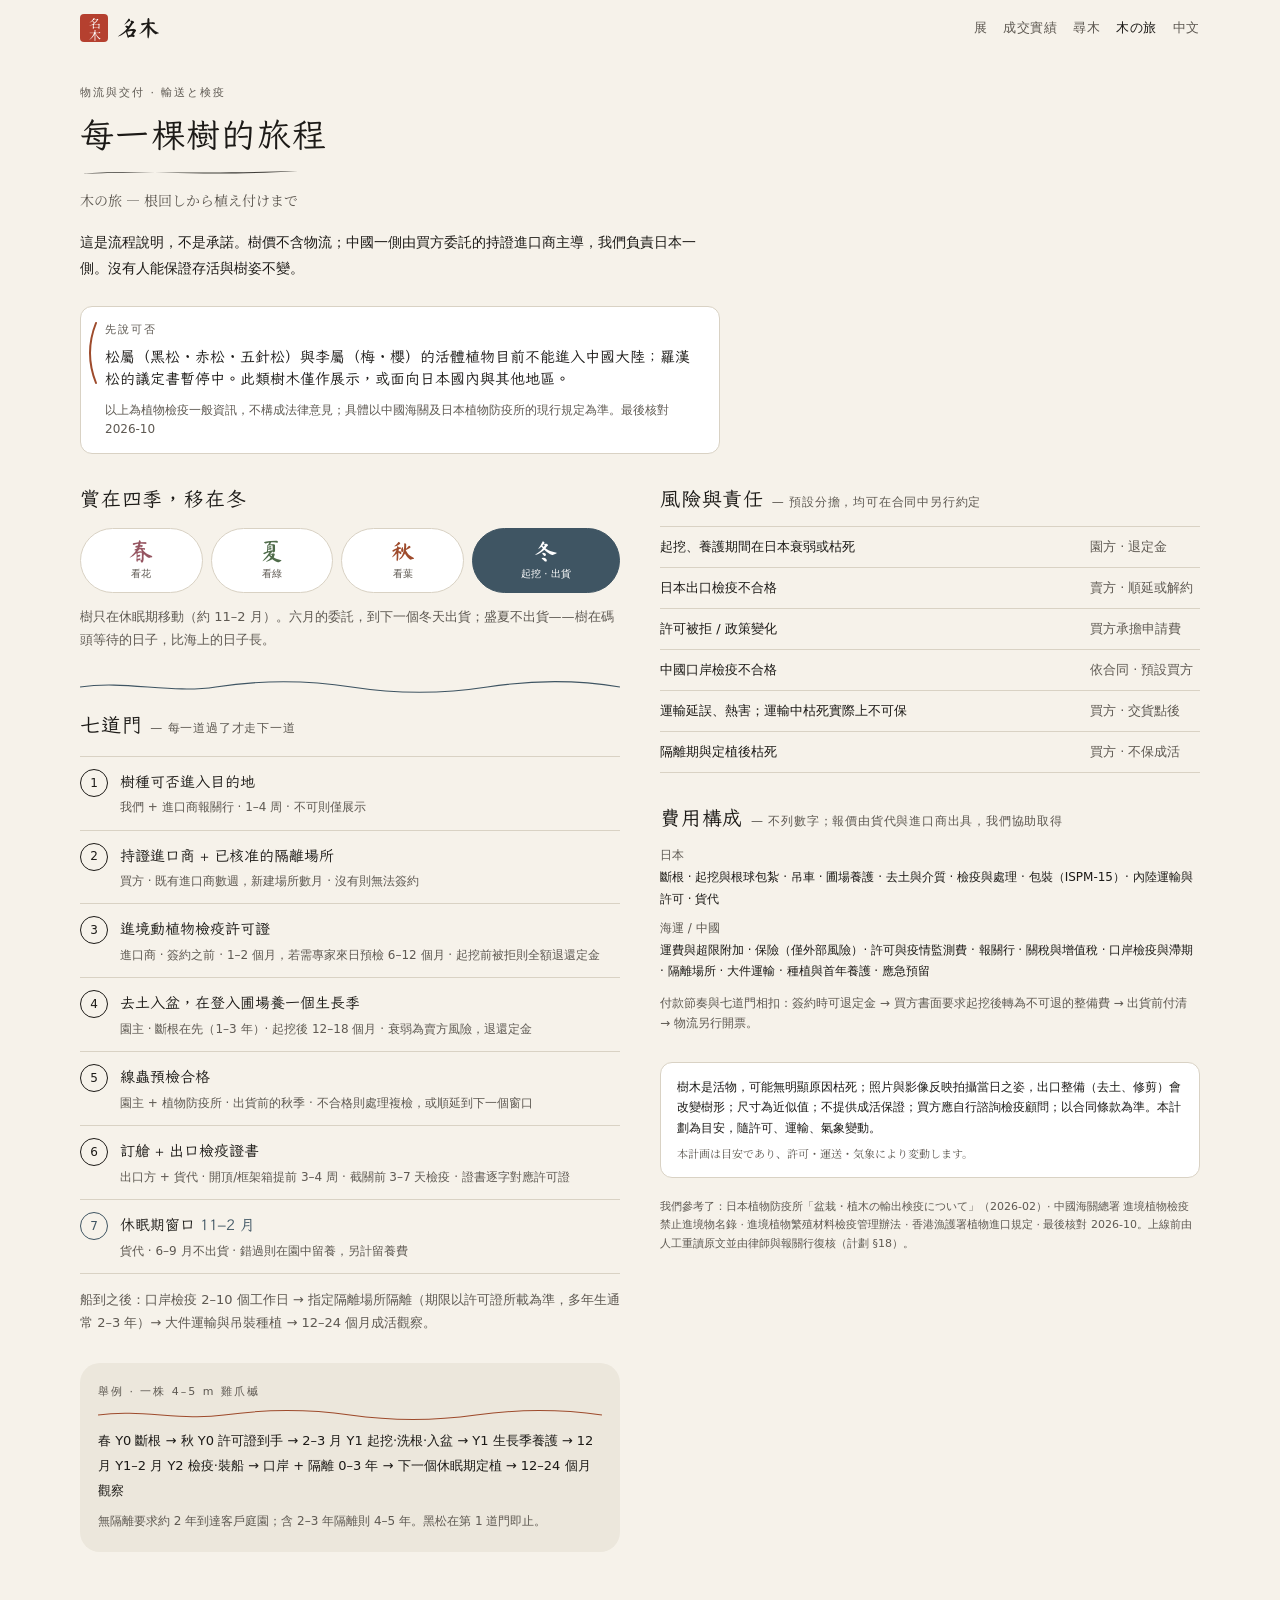
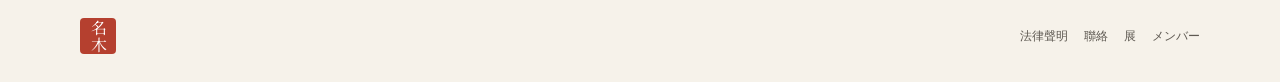
<file: journey/index.html>
<!doctype html>
<html lang="zh-Hant">
<head>
<meta charset="utf-8">
<meta name="viewport" content="width=device-width, initial-scale=1">
<title>每一棵樹的旅程 · 木の旅 · 名木 Mei</title>
<meta name="description" content="從斷根到植入的流程說明與風險分擔。這是說明，不是承諾。">
<meta name="mei-base" content="../">
<link rel="icon" href="../assets/favicon.svg" type="image/svg+xml">
<link href="https://fonts.googleapis.com/css2?family=Noto+Serif+TC:wght@400;600&amp;family=Noto+Serif+JP:wght@400;600&amp;family=Shippori+Mincho+B1:wght@500;700&amp;family=LXGW+WenKai+TC&amp;family=Ma+Shan+Zheng&amp;family=Cormorant+Garamond:ital,wght@0,400;0,500;1,400&amp;display=swap" rel="stylesheet">
<link rel="stylesheet" href="../assets/mei.css">
<style>
  .gate { display: grid; grid-template-columns: 28px minmax(0, 1fr); gap: 12px; padding: 12px 0; border-top: 1px solid var(--hairline); }
  .gate:last-child { border-bottom: 1px solid var(--hairline); }
  .gate .n { width: 28px; height: 28px; border: 1px solid var(--ink); border-radius: 50%; display: flex; align-items: center; justify-content: center; font-size: 12px; }
  .gate .t { font-family: var(--f-dzh); font-size: 15px; }
  .gate .d { font-size: 12px; color: var(--muted); }
  .risk { display: grid; grid-template-columns: minmax(0, 1fr) 110px; gap: 8px; padding: 9px 0; border-top: 1px solid var(--hairline); font-size: 13px; }
  .risk:last-child { border-bottom: 1px solid var(--hairline); }
  .risk span:last-child { color: var(--muted); }
  @media (min-width: 900px) { .cols { display: grid; grid-template-columns: repeat(2, minmax(0, 1fr)); gap: 40px; } }
</style>
</head>
<body class="s-winter">
<div class="wrap">
  <header class="hdr">
    <a class="brand" href="../" aria-label="名木 Mei 首頁"><span class="seal">名木</span><span class="brush">名木</span></a>
    <nav><a href="../">展</a><a href="../?sold=1">成交實績</a><a href="../find/">尋木</a><a href="./" aria-current="page">木の旅</a><a href="?lang=zh">中文</a></nav>
  </header>

  <section class="stack" style="padding-top: 28px; gap: 10px">
    <span class="lbl">物流與交付 · 輸送と検疫</span>
    <h1 class="dzh" style="font-size: 34px; font-weight: 400; line-height: 1.3">每一棵樹的旅程</h1>
    <svg class="orn brushline" viewBox="0 0 220 12" aria-hidden="true"><path d="M2 7 C55 1 110 11 218 4 C110 7 55 4 2 7 Z" fill="#1C1A17" fill-opacity="0.85"></path></svg>
    <p class="muted" lang="ja" style="font-size: 14px">木の旅 — 根回しから植え付けまで</p>
    <p style="font-size: 14px; line-height: 1.9; margin-top: 6px; max-width: 640px">這是流程說明，不是承諾。樹價不含物流；中國一側由買方委託的持證進口商主導，我們負責日本一側。沒有人能保證存活與樹姿不變。</p>
  </section>

  <section class="export s-autumn" style="margin-top: 24px; max-width: 640px">
    <svg class="arc" width="10" height="64" viewBox="0 0 10 64" aria-hidden="true"><path d="M8 2 C0 22 0 42 8 62" fill="none" stroke="#9E4B2C" stroke-width="2" stroke-linecap="round"></path></svg>
    <span class="lbl">先說可否</span>
    <p class="zh" style="font-size: 15px">松屬（黑松 · 赤松 · 五針松）與李屬（梅 · 櫻）的活體植物目前不能進入中國大陸；羅漢松的議定書暫停中。此類樹木僅作展示，或面向日本國內與其他地區。</p>
    <p class="fixed">以上為植物檢疫一般資訊，不構成法律意見；具體以中國海關及日本植物防疫所的現行規定為準。<span class="num">最後核對 2026-10</span></p>
  </section>

  <div class="cols">
  <div>
  <section class="stack" style="padding-top: 28px; gap: 12px">
    <h2 class="dzh" style="font-size: 20px; font-weight: 400">賞在四季，移在冬</h2>
    <div class="season-nav" aria-hidden="true">
      <span class="s-spring" style="flex-grow:1;display:flex;flex-direction:column;align-items:center;gap:2px;padding:10px 0;border:1px solid var(--hairline);border-radius:999px;background:#fff"><span class="brush" style="font-size:24px;line-height:1;color:var(--spring)">春</span><span class="muted" style="font-size:10px">看花</span></span>
      <span class="s-summer" style="flex-grow:1;display:flex;flex-direction:column;align-items:center;gap:2px;padding:10px 0;border:1px solid var(--hairline);border-radius:999px;background:#fff"><span class="brush" style="font-size:24px;line-height:1;color:var(--summer)">夏</span><span class="muted" style="font-size:10px">看綠</span></span>
      <span class="s-autumn" style="flex-grow:1;display:flex;flex-direction:column;align-items:center;gap:2px;padding:10px 0;border:1px solid var(--hairline);border-radius:999px;background:#fff"><span class="brush" style="font-size:24px;line-height:1;color:var(--autumn)">秋</span><span class="muted" style="font-size:10px">看葉</span></span>
      <span class="s-winter" style="flex-grow:1;display:flex;flex-direction:column;align-items:center;gap:2px;padding:10px 0;border:1px solid var(--winter);border-radius:999px;background:var(--winter)"><span class="brush" style="font-size:24px;line-height:1;color:#fff">冬</span><span style="font-size:10px;color:#fff">起挖 · 出貨</span></span>
    </div>
    <p class="muted" style="font-size: 13px; line-height: 1.8">樹只在休眠期移動（約 11–2 月）。六月的委託，到下一個冬天出貨；盛夏不出貨——樹在碼頭等待的日子，比海上的日子長。</p>
  </section>

  <section class="stack" style="padding-top: 28px; gap: 14px">
    <svg class="orn wave" viewBox="0 0 358 14" preserveAspectRatio="none" aria-hidden="true"><path d="M0 7 C30 0 60 14 90 7 S150 0 180 7 S240 14 270 7 S330 0 358 7" fill="none" stroke="#3F5563" stroke-width="1.2"></path></svg>
    <h2 class="dzh" style="font-size: 20px; font-weight: 400">七道門 <span class="muted" style="font-size: 12px; font-family: var(--f-sans)">— 每一道過了才走下一道</span></h2>
    <ol style="margin: 0; padding: 0; list-style: none; display: flex; flex-direction: column">
      <li class="gate"><span class="n num">1</span><div class="stack" style="gap:3px"><span class="t">樹種可否進入目的地</span><span class="d">我們 + 進口商報關行 · 1–4 周 · 不可則僅展示</span></div></li>
      <li class="gate"><span class="n num">2</span><div class="stack" style="gap:3px"><span class="t">持證進口商 + 已核准的隔離場所</span><span class="d">買方 · 既有進口商數週，新建場所數月 · 沒有則無法簽約</span></div></li>
      <li class="gate"><span class="n num">3</span><div class="stack" style="gap:3px"><span class="t">進境動植物檢疫許可證</span><span class="d">進口商 · 簽約之前 · 1–2 個月，若需專家來日預檢 6–12 個月 · 起挖前被拒則全額退還定金</span></div></li>
      <li class="gate"><span class="n num">4</span><div class="stack" style="gap:3px"><span class="t">去土入盆，在登入圃場養一個生長季</span><span class="d">園主 · 斷根在先（1–3 年）· 起挖後 12–18 個月 · 衰弱為賣方風險，退還定金</span></div></li>
      <li class="gate"><span class="n num">5</span><div class="stack" style="gap:3px"><span class="t">線蟲預檢合格</span><span class="d">園主 + 植物防疫所 · 出貨前的秋季 · 不合格則處理複檢，或順延到下一個窗口</span></div></li>
      <li class="gate"><span class="n num">6</span><div class="stack" style="gap:3px"><span class="t">訂艙 + 出口檢疫證書</span><span class="d">出口方 + 貨代 · 開頂/框架箱提前 3–4 周 · 截關前 3–7 天檢疫 · 證書逐字對應許可證</span></div></li>
      <li class="gate"><span class="n num" style="border-color: var(--winter); color: var(--winter)">7</span><div class="stack" style="gap:3px"><span class="t">休眠期窗口 <span style="color: var(--winter)">11–2 月</span></span><span class="d">貨代 · 6–9 月不出貨 · 錯過則在園中留養，另計留養費</span></div></li>
    </ol>
    <p class="muted" style="font-size: 13px; line-height: 1.8">船到之後：口岸檢疫 2–10 個工作日 → 指定隔離場所隔離（期限以許可證所載為準，多年生通常 2–3 年）→ 大件運輸與吊裝種植 → 12–24 個月成活觀察。</p>
  </section>

  <section class="panel stack" style="margin-top: 28px; gap: 8px">
    <span class="lbl">舉例 · 一株 4–5 m 雞爪槭</span>
    <svg class="orn wave" viewBox="0 0 320 12" preserveAspectRatio="none" aria-hidden="true" style="height:12px"><path d="M0 6 C27 0 53 12 80 6 S133 0 160 6 S213 12 240 6 S293 0 320 6" fill="none" stroke="#9E4B2C" stroke-width="1"></path></svg>
    <p class="num" style="font-size: 13px; line-height: 1.9">春 Y0 斷根 → 秋 Y0 許可證到手 → 2–3 月 Y1 起挖·洗根·入盆 → Y1 生長季養護 → 12 月 Y1–2 月 Y2 檢疫·裝船 → 口岸 + 隔離 0–3 年 → 下一個休眠期定植 → 12–24 個月觀察</p>
    <p class="muted" style="font-size: 12px; line-height: 1.7">無隔離要求約 2 年到達客戶庭園；含 2–3 年隔離則 4–5 年。黑松在第 1 道門即止。</p>
  </section>
  </div>

  <div>
  <section class="stack" style="padding-top: 28px; gap: 10px">
    <h2 class="dzh" style="font-size: 20px; font-weight: 400">風險與責任 <span class="muted" style="font-size: 12px; font-family: var(--f-sans)">— 預設分擔，均可在合同中另行約定</span></h2>
    <div class="stack">
      <div class="risk"><span>起挖、養護期間在日本衰弱或枯死</span><span>園方 · 退定金</span></div>
      <div class="risk"><span>日本出口檢疫不合格</span><span>賣方 · 順延或解約</span></div>
      <div class="risk"><span>許可被拒 / 政策變化</span><span>買方承擔申請費</span></div>
      <div class="risk"><span>中國口岸檢疫不合格</span><span>依合同 · 預設買方</span></div>
      <div class="risk"><span>運輸延誤、熱害；運輸中枯死實際上不可保</span><span>買方 · 交貨點後</span></div>
      <div class="risk"><span>隔離期與定植後枯死</span><span>買方 · 不保成活</span></div>
    </div>
  </section>

  <section class="stack" style="padding-top: 28px; gap: 10px">
    <h2 class="dzh" style="font-size: 20px; font-weight: 400">費用構成 <span class="muted" style="font-size: 12px; font-family: var(--f-sans)">— 不列數字；報價由貨代與進口商出具，我們協助取得</span></h2>
    <div style="font-size: 12px; line-height: 1.8">
      <p><span class="muted">日本</span><br>斷根 · 起挖與根球包紮 · 吊車 · 圃場養護 · 去土與介質 · 檢疫與處理 · 包裝（ISPM-15）· 內陸運輸與許可 · 貨代</p>
      <p style="margin-top: 8px"><span class="muted">海運 / 中國</span><br>運費與超限附加 · 保險（僅外部風險）· 許可與疫情監測費 · 報關行 · 關稅與增值稅 · 口岸檢疫與滯期 · 隔離場所 · 大件運輸 · 種植與首年養護 · 應急預留</p>
    </div>
    <p class="muted" style="font-size: 12px; line-height: 1.7">付款節奏與七道門相扣：簽約時可退定金 → 買方書面要求起挖後轉為不可退的整備費 → 出貨前付清 → 物流另行開票。</p>
  </section>

  <section class="card stack" style="margin-top: 28px; padding: 14px 16px; gap: 6px">
    <p style="font-size: 12px; line-height: 1.7">樹木是活物，可能無明顯原因枯死；照片與影像反映拍攝當日之姿，出口整備（去土、修剪）會改變樹形；尺寸為近似值；不提供成活保證；買方應自行諮詢檢疫顧問；以合同條款為準。本計劃為目安，隨許可、運輸、氣象變動。</p>
    <p class="muted" lang="ja" style="font-size: 11px; line-height: 1.7">本計画は目安であり、許可・運送・気象により変動します。</p>
  </section>
  <p class="muted" style="font-size: 11px; line-height: 1.7; padding-top: 20px">我們參考了：日本植物防疫所「盆栽・植木の輸出検疫について」（2026-02）· 中國海關總署 進境植物檢疫禁止進境物名錄 · 進境植物繁殖材料檢疫管理辦法 · 香港漁護署植物進口規定 · <span class="num">最後核對 2026-10</span>。上線前由人工重讀原文並由律師與報關行復核（計劃 §18）。</p>
  </div>
  </div>

  <footer class="ftr" style="margin-top: 40px">
    <div class="row"><span class="seal m">名木</span><nav><a href="../legal/">法律聲明</a><a href="../legal/#contact">聯絡</a><a href="../">展</a><a href="../login/" title="供給者・スタッフの入口" rel="nofollow">メンバー</a></nav></div>
  </footer>
</div>
</body>
</html>
</file>
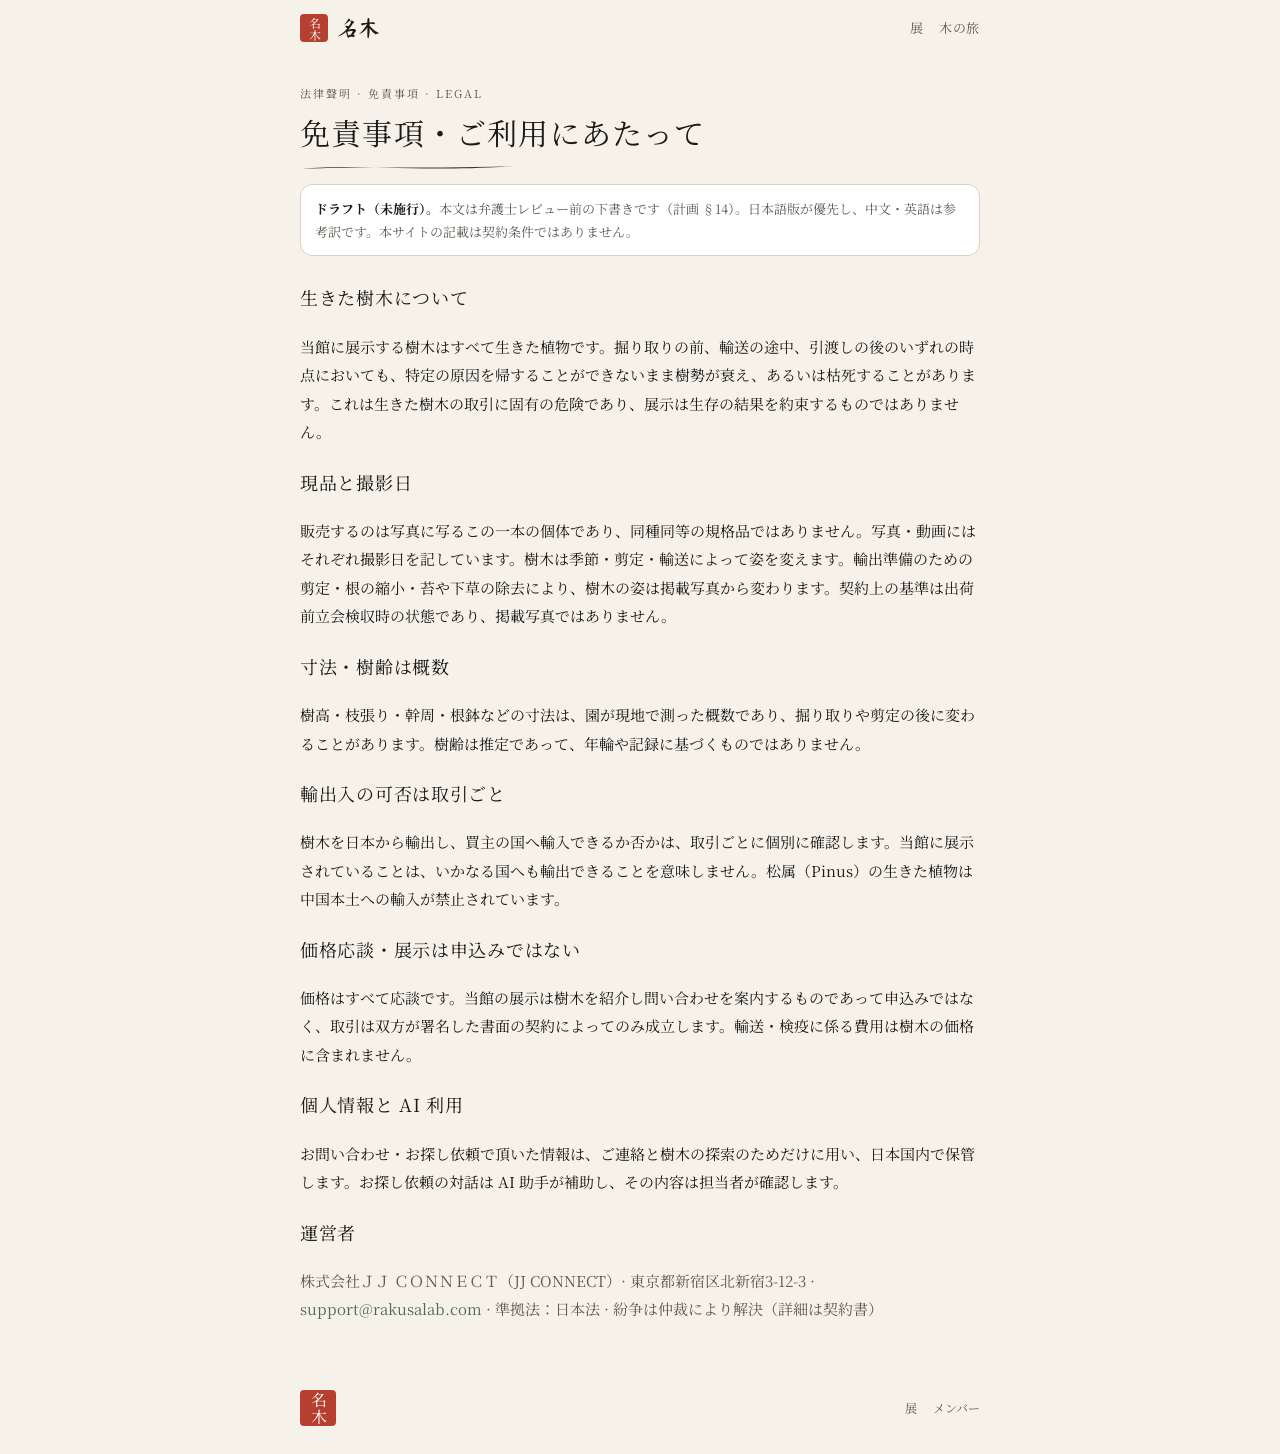
<file: legal/index.html>
<!doctype html>
<html lang="ja">
<head>
<meta charset="utf-8">
<meta name="viewport" content="width=device-width, initial-scale=1">
<title>法律聲明 · 免責事項 · 名木 Mei</title>
<meta name="mei-base" content="../">
<link rel="icon" href="../assets/favicon.svg" type="image/svg+xml">
<link href="https://fonts.googleapis.com/css2?family=Noto+Serif+TC:wght@400;600&amp;family=Noto+Serif+JP:wght@400;600&amp;family=Shippori+Mincho+B1:wght@500;700&amp;family=LXGW+WenKai+TC&amp;family=Ma+Shan+Zheng&amp;display=swap" rel="stylesheet">
<link rel="stylesheet" href="../assets/mei.css">
</head>
<body>
<div class="wrap" style="max-width: 760px">
  <header class="hdr">
    <a class="brand" href="../" aria-label="名木 Mei 首頁"><span class="seal">名木</span><span class="brush">名木</span></a>
    <nav><a href="../">展</a><a href="../journey/">木の旅</a></nav>
  </header>

  <section class="stack" style="padding-top: 28px; gap: 10px">
    <span class="lbl">法律聲明 · 免責事項 · LEGAL</span>
    <h1 class="dja" style="font-size: 30px; font-weight: 400; line-height: 1.3">免責事項・ご利用にあたって</h1>
    <svg class="orn brushline" viewBox="0 0 220 12" aria-hidden="true"><path d="M2 7 C55 1 110 11 218 4 C110 7 55 4 2 7 Z" fill="#1C1A17" fill-opacity="0.85"></path></svg>
    <p class="card" style="padding: 12px 14px; font-size: 13px; line-height: 1.8; color: var(--muted)">
      <strong style="color: var(--ink)">ドラフト（未施行）。</strong>本文は弁護士レビュー前の下書きです（計画 §14）。日本語版が優先し、中文・英語は参考訳です。本サイトの記載は契約条件ではありません。
    </p>
  </section>

  <section class="stack" style="padding-top: 24px; gap: 18px; font-size: 15px; line-height: 1.9">
    <h2 class="dja" style="font-size: 18px; font-weight: 400">生きた樹木について</h2>
    <p>当館に展示する樹木はすべて生きた植物です。掘り取りの前、輸送の途中、引渡しの後のいずれの時点においても、特定の原因を帰することができないまま樹勢が衰え、あるいは枯死することがあります。これは生きた樹木の取引に固有の危険であり、展示は生存の結果を約束するものではありません。</p>
    <h2 class="dja" style="font-size: 18px; font-weight: 400">現品と撮影日</h2>
    <p>販売するのは写真に写るこの一本の個体であり、同種同等の規格品ではありません。写真・動画にはそれぞれ撮影日を記しています。樹木は季節・剪定・輸送によって姿を変えます。輸出準備のための剪定・根の縮小・苔や下草の除去により、樹木の姿は掲載写真から変わります。契約上の基準は出荷前立会検収時の状態であり、掲載写真ではありません。</p>
    <h2 class="dja" style="font-size: 18px; font-weight: 400">寸法・樹齢は概数</h2>
    <p>樹高・枝張り・幹周・根鉢などの寸法は、園が現地で測った概数であり、掘り取りや剪定の後に変わることがあります。樹齢は推定であって、年輪や記録に基づくものではありません。</p>
    <h2 class="dja" style="font-size: 18px; font-weight: 400">輸出入の可否は取引ごと</h2>
    <p>樹木を日本から輸出し、買主の国へ輸入できるか否かは、取引ごとに個別に確認します。当館に展示されていることは、いかなる国へも輸出できることを意味しません。松属（Pinus）の生きた植物は中国本土への輸入が禁止されています。</p>
    <h2 class="dja" style="font-size: 18px; font-weight: 400">価格応談・展示は申込みではない</h2>
    <p>価格はすべて応談です。当館の展示は樹木を紹介し問い合わせを案内するものであって申込みではなく、取引は双方が署名した書面の契約によってのみ成立します。輸送・検疫に係る費用は樹木の価格に含まれません。</p>
    <h2 class="dja" style="font-size: 18px; font-weight: 400">個人情報と AI 利用</h2>
    <p>お問い合わせ・お探し依頼で頂いた情報は、ご連絡と樹木の探索のためだけに用い、日本国内で保管します。お探し依頼の対話は AI 助手が補助し、その内容は担当者が確認します。</p>
    <h2 id="contact" class="dja" style="font-size: 18px; font-weight: 400">運営者</h2>
    <p class="muted">株式会社ＪＪ ＣＯＮＮＥＣＴ（JJ CONNECT）· 東京都新宿区北新宿3-12-3 · <a href="mailto:support@rakusalab.com">support@rakusalab.com</a> · 準拠法：日本法 · 紛争は仲裁により解決（詳細は契約書）</p>
  </section>

  <footer class="ftr" style="margin-top: 40px"><div class="row"><span class="seal m">名木</span><nav><a href="../">展</a><a href="../login/" title="供給者・スタッフの入口" rel="nofollow">メンバー</a></nav></div></footer>
</div>
</body>
</html>
</file>
<file: assets/mei.css>
/* mei.css — 名木 Mei design system v2 (2026-10-03)
   Paper · ink · four seasons · gold hairline · red seal · curves.
   Rules: the paper is always paper; a season colour appears in five places only (chapter kanji,
   the hairline under a name, the 見頃 pill, the section wave, the poster corner); gold belongs to
   the signature tier; red belongs to the seal. The plaque is the one square thing. */

:root {
  --paper: #F6F2EA;
  --surface: #ECE7DC;
  --hairline: #D9D2C4;
  --hairline-soft: #E9E4D9;      /* lines INSIDE a section: plaque rows, list rows — quieter than the frame hairline */
  --ink: #1C1A17;
  --muted: #5E5952;
  --seal: #B5402F;
  --gold-line: #B08D57;
  --gold-text: #8A6A3A;
  --spring: #955460; --spring-tint: #F1E4E6;
  --summer: #4F6B4A; --summer-tint: #E8ECE2;
  --autumn: #9E4B2C; --autumn-tint: #F2E2D8;
  --winter: #3F5563; --winter-tint: #E4E9EC;
  --accent: var(--summer);
  --ph: #E6E0D3;

  --r-0: 0; --r-1: 6px; --r-2: 12px; --r-3: 20px; --r-pill: 999px;

  /* Chinese is 繁體 everywhere (ruling 17). Every Chinese face below must carry the Traditional glyph set, or a
     title renders half brush, half serif — the owner's 2026-10-07 call: 消除字體不一致. The brush (Ma Shan Zheng,
     Simplified-only) keeps just two jobs whose glyphs it has: the 名木 wordmark and the season kanji 春夏秋冬. */
  --f-sans: system-ui, "PingFang TC", "Hiragino Sans", "Microsoft JhengHei", "Noto Sans CJK TC", sans-serif;
  --f-sans-ja: system-ui, "Hiragino Sans", "Yu Gothic", "Noto Sans CJK JP", sans-serif;
  --f-serif: "Noto Serif TC", "Noto Serif JP", serif;
  --f-serif-ja: "Noto Serif JP", serif;
  --f-dzh: "LXGW WenKai TC", "Noto Serif TC", serif;      /* 楷 with the full 繁體 set carries every Chinese title (owner, 2026-10-07) */
  --f-dja: "Shippori Mincho B1", "Noto Serif JP", serif;
  --f-brush: "Ma Shan Zheng", "LXGW WenKai TC", "Noto Serif TC", serif;
  --f-latin: "Cormorant Garamond", Georgia, serif;

  --gutter: 16px;
  --max: 1200px;
}

*, *::before, *::after { box-sizing: border-box; }
html { -webkit-text-size-adjust: 100%; }
body {
  margin: 0; background: var(--paper); color: var(--ink);
  font-family: var(--f-sans); font-size: 16px; line-height: 1.7;
  -webkit-font-smoothing: antialiased;
}
:lang(ja) { font-family: var(--f-serif-ja); }
:lang(ja).sans, :lang(ja) .sans { font-family: var(--f-sans-ja); }
a { color: var(--accent); text-decoration: none; }
a:hover { color: #3E563A; }
img, svg, video { display: block; max-width: 100%; }
h1, h2, h3, p, dl, dt, dd, figure { margin: 0; }
button, input, select, textarea { font: inherit; color: inherit; }
button { cursor: pointer; }
:focus-visible { outline: 2px solid var(--ink); outline-offset: 3px; border-radius: 4px; }
.sr { position: absolute; width: 1px; height: 1px; overflow: hidden; clip: rect(0 0 0 0); white-space: nowrap; }

/* type voices */
.serif { font-family: var(--f-serif); }
.dzh { font-family: var(--f-dzh); letter-spacing: 0.04em; }
.dja { font-family: var(--f-dja); letter-spacing: 0.04em; }
.brush { font-family: var(--f-brush); }
.latin { font-family: var(--f-latin); font-style: italic; }
.en { font-family: var(--f-latin); }
.num { font-variant-numeric: tabular-nums; }
.muted { color: var(--muted); }
.lbl { font-size: 11px; letter-spacing: 0.18em; color: var(--muted); }
.vert { writing-mode: vertical-rl; text-orientation: mixed; }

/* season colours */
.s-spring { --season: var(--spring); --season-tint: var(--spring-tint); }
.s-summer { --season: var(--summer); --season-tint: var(--summer-tint); }
.s-autumn { --season: var(--autumn); --season-tint: var(--autumn-tint); }
.s-winter { --season: var(--winter); --season-tint: var(--winter-tint); }
.season-ink { color: var(--season); }

/* layout */
.wrap { width: 100%; max-width: var(--max); margin: 0 auto; padding: 0 var(--gutter); }
@media (min-width: 900px) { :root { --gutter: 40px; } }
.stack { display: flex; flex-direction: column; }
.grid2 { display: grid; grid-template-columns: repeat(2, minmax(0, 1fr)); gap: 14px; }
.grid4 { display: grid; grid-template-columns: repeat(4, minmax(0, 1fr)); gap: 8px; }
@media (min-width: 900px) { .grid2 { grid-template-columns: repeat(3, minmax(0, 1fr)); gap: 24px; } .grid4 { gap: 12px; } }

/* header / footer */
.hdr { height: 56px; display: flex; align-items: center; justify-content: space-between; }
.hdr nav { display: flex; gap: 16px; font-size: 13px; letter-spacing: 0.04em; }
.hdr nav a { color: var(--muted); }
.hdr nav a[aria-current="page"] { color: var(--ink); }
.brand { display: inline-flex; align-items: center; gap: 8px; color: var(--ink); }
.brand .brush { font-size: 22px; line-height: 1; }
.ftr { padding: 26px 0 28px; display: flex; flex-direction: column; gap: 10px; font-size: 12px; color: var(--muted); }
.ftr .row { display: flex; justify-content: space-between; align-items: center; }
.ftr nav { display: flex; gap: 16px; }
.ftr nav a { color: var(--muted); }

/* seal — the red 落款, two characters stacked */
.seal {
  display: inline-flex; align-items: center; justify-content: center;
  background: var(--seal); color: #fff; border-radius: 4px; line-height: 1;
  font-family: var(--f-dja); writing-mode: vertical-rl; text-orientation: upright; letter-spacing: 0.04em;
  width: 28px; height: 28px; font-size: 12px; flex-shrink: 0;
}
.seal.m { width: 36px; height: 36px; font-size: 16px; }
.seal.l { width: 44px; height: 44px; font-size: 19px; }
.seal.xl { width: 64px; height: 64px; font-size: 28px; }

/* pills */
.pill { display: inline-flex; align-items: center; gap: 6px; padding: 5px 11px; border-radius: var(--r-pill); font-size: 12px; letter-spacing: 0.08em; line-height: 1.2; }
.pill.season { color: #fff; background: var(--season); font-family: var(--f-serif); }
.pill.paper { color: var(--ink); background: rgba(246, 242, 234, 0.88); }
.pill.ghost { border: 1px solid var(--hairline); background: #fff; color: var(--ink); }
.pill.tag { background: rgba(255, 255, 255, 0.82); color: var(--muted); border: 1px solid var(--hairline); font-size: 10px; padding: 3px 8px; letter-spacing: 0.1em; }

/* photo frames + placeholders */
.ph { position: relative; overflow: hidden; background: var(--ph); border-radius: var(--r-2); }
.ph > svg.silhouette { position: absolute; inset: 0; width: 100%; height: 100%; }
.ph > img { position: absolute; inset: 0; width: 100%; height: 100%; object-fit: cover; }
.ph .cap { position: absolute; left: 10px; bottom: 8px; font-size: 11px; color: var(--muted); }
.ph.hero { border-radius: 16px; aspect-ratio: 4 / 5; }
.ph.hero .cap { bottom: 48px; }   /* keep the placeholder caption clear of the catalogue pill */
.ph .tl { position: absolute; left: 14px; top: 14px; display: flex; gap: 8px; align-items: center; }
.ph .bl { position: absolute; left: 14px; bottom: 14px; }
.ph .br { position: absolute; right: 14px; bottom: 14px; }
@media (min-width: 900px) { .ph.hero.wide { aspect-ratio: 3 / 2; border-radius: 0 0 24px 24px; } }

/* cards, panels */
.card { border: 1px solid var(--hairline); border-radius: var(--r-2); background: #fff; }
.panel { background: var(--surface); border-radius: var(--r-3); padding: 20px 18px; }
.panel.white { background: #fff; border: 1px solid var(--hairline); }

/* the plaque — the one square thing */
.plaque { display: flex; flex-direction: column; }
.plaque .row { display: flex; justify-content: space-between; gap: 12px; padding: 10px 0; border-top: 1px solid var(--hairline-soft); }
.plaque .row:first-child { border-top: 1px solid var(--hairline); }
.plaque .row:last-child { border-bottom: 1px solid var(--hairline); }
.plaque dt { font-size: 13px; color: var(--muted); }
.plaque dd { font-size: 15px; text-align: right; }
.plaque + .foot { margin-top: 8px; font-size: 11px; color: var(--muted); line-height: 1.6; }

/* export status card with the season arc */
.export { position: relative; padding: 14px 16px 14px 24px; border: 1px solid var(--hairline); border-radius: var(--r-2); background: #fff; display: flex; flex-direction: column; gap: 6px; }
.export .arc { position: absolute; left: 7px; top: 14px; }
.export .zh { font-family: var(--f-dzh); font-size: 16px; line-height: 1.5; }
.export .sub { font-size: 12px; color: var(--muted); }
.export .fixed { margin-top: 4px; font-size: 12px; color: var(--muted); line-height: 1.6; }

/* buttons */
.btn { display: inline-flex; align-items: center; justify-content: center; height: 52px; padding: 0 22px; border-radius: var(--r-pill); border: 0; background: var(--accent); color: #fff; font-size: 16px; letter-spacing: 0.12em; }
.btn.block { width: 100%; }
.btn.ghost { background: transparent; border: 1px solid var(--ink); color: var(--ink); height: 44px; font-size: 13px; letter-spacing: 0.08em; }
.input { height: 44px; border: 1px solid var(--hairline); border-radius: var(--r-pill); background: #fff; padding: 0 16px; font-size: 14px; width: 100%; }

/* section ornaments (SVG injected by mei.js) — lace for breaks, 墨線 for the text, 枝 for the plaque foot */
.orn { display: block; }
.orn.lace { width: min(320px, 100%); height: 20px; margin: 0 auto; }
.orn.lace-edge { width: 100%; height: 18px; }
.orn.wave { width: 100%; height: 14px; }
.orn.brushline { width: 220px; height: 12px; }
.orn.branch { width: 170px; height: 18px; }

/* chapter head */
.chapter-head { position: relative; padding: 18px 18px 18px 20px; background: var(--season-tint); border-radius: var(--r-3); display: flex; align-items: center; gap: 16px; }
.chapter-head .kanji { position: relative; width: 84px; height: 84px; flex-shrink: 0; }
.chapter-head .kanji svg { position: absolute; inset: 0; }
.chapter-head .kanji .brush { position: absolute; left: 16px; top: 10px; font-size: 60px; line-height: 1; color: var(--season); }
.chapter-head .title { font-family: var(--f-dzh); font-size: 17px; letter-spacing: 0.04em; }
.chapter-head .sub { font-size: 11px; color: var(--muted); letter-spacing: 0.1em; font-family: var(--f-latin); }

/* season nav */
.season-nav { display: flex; gap: 8px; }
.season-nav a { flex-grow: 1; justify-content: center; font-family: var(--f-brush); font-size: 18px; padding: 8px 0; border: 1px solid var(--hairline); background: #fff; color: var(--season); border-radius: var(--r-pill); display: inline-flex; align-items: center; gap: 6px; }
.season-nav a small { font-family: var(--f-serif); font-size: 10px; color: var(--muted); }
.season-nav a.on { background: var(--season); border-color: var(--season); color: #fff; }
.season-nav a.on small { color: #fff; }

/* tree cards */
.tcard { display: flex; flex-direction: column; gap: 6px; color: var(--ink); }
.tcard .name { font-family: var(--f-dzh); font-size: 16px; }
.tcard .name .ja { font-size: 12px; color: var(--muted); }
.tcard .latin { font-size: 13px; color: var(--muted); }
.tcard .meta { font-size: 12px; color: var(--muted); }
.tcard .warn { font-size: 11px; color: var(--autumn); }
.sig { display: flex; flex-direction: column; gap: 10px; color: var(--ink); }
.sig .tier { font-size: 11px; letter-spacing: 0.18em; color: var(--gold-text); }
.sig h2 { font-family: var(--f-dzh); font-size: 34px; font-weight: 400; letter-spacing: 0.04em; }
.rowl { display: grid; grid-template-columns: 56px minmax(0, 1fr) auto; gap: 12px; align-items: center; padding: 10px 0; border-top: 1px solid var(--hairline-soft); color: var(--ink); }
.rowl:first-child { border-top: 0; }
.rowl:last-child { border-bottom: 1px solid var(--hairline-soft); }
.rowl .ph { height: 56px; border-radius: 8px; }
.rowl.small { grid-template-columns: 44px minmax(0, 1fr) auto; padding: 8px 0; }
.rowl.small .ph { height: 44px; }

/* tree page */
.tree-name h1 { font-family: var(--f-dzh); font-size: 46px; font-weight: 400; line-height: 1.1; letter-spacing: 0.04em; }
.tree-name .species { font-family: var(--f-dzh); font-size: 20px; line-height: 1.5; }
.tree-name .latin { font-size: 19px; color: var(--muted); }
.tree-name .en { font-size: 13px; color: var(--muted); }
.tree-name .vert { font-family: var(--f-dja); font-size: 17px; letter-spacing: 0.22em; color: var(--muted); border-left: 1px solid var(--hairline); padding-left: 10px; justify-self: end; margin-top: 22px; }
.text h2 { font-family: var(--f-dzh); font-size: 24px; font-weight: 400; line-height: 1.45; letter-spacing: 0.02em; }
.text p { font-family: var(--f-serif); font-size: 16px; line-height: 1.9; }
.text p:lang(ja), .knowledge .intro:lang(ja) { font-family: var(--f-serif-ja); }   /* the 原文 paragraph: JP serif, not TC-with-fallbacks */
.knowledge { display: flex; flex-direction: column; gap: 12px; }
.knowledge .intro { font-family: var(--f-serif); font-size: 15px; line-height: 1.9; }
.knowledge dl { display: flex; flex-direction: column; gap: 10px; }
.knowledge .k { display: grid; grid-template-columns: 56px minmax(0, 1fr); gap: 10px; }
.knowledge dt { font-size: 12px; color: var(--muted); padding-top: 3px; }
.knowledge dd { font-size: 14px; line-height: 1.7; }
.knowledge .links { display: flex; flex-wrap: wrap; align-items: center; gap: 8px; padding-top: 4px; }
.knowledge .links a { display: inline-flex; align-items: center; padding: 5px 12px; border: 1px solid var(--hairline); border-radius: var(--r-pill); background: #fff; font-size: 12px; color: var(--ink); }
.knowledge .links a:hover { border-color: var(--ink); }
@media (min-width: 900px) {
  .tree-grid { display: grid; grid-template-columns: repeat(12, minmax(0, 1fr)); gap: 32px; }
  .tree-grid .left { grid-column: span 7; }
  .tree-grid .right { grid-column: span 5; position: sticky; top: 24px; align-self: start; }
  .tree-name h1 { font-size: 56px; }
  .knowledge dl { display: grid; grid-template-columns: repeat(2, minmax(0, 1fr)); gap: 14px 28px; }
}

/* motion */
.reveal { opacity: 0; transform: translateY(12px); transition: opacity 600ms ease-out, transform 600ms ease-out; }
.reveal.in { opacity: 1; transform: none; }
@media (prefers-reduced-motion: reduce) { .reveal { opacity: 1; transform: none; transition: none; } }

/* sample banner (preview only) · edit mode */
.sample-banner { font-size: 11px; color: var(--muted); text-align: center; padding: 6px 16px; border-bottom: 1px solid var(--hairline-soft); }
.sample-banner:empty { display: none; }
.sample-banner.edit-bar { background: var(--ink); color: #fff; border-bottom: 0; }
.sample-banner.edit-bar a { color: #fff; text-decoration: underline; }
.edit-slot { display: none; }
.edit-btn { position: absolute; right: 10px; top: 10px; z-index: 2; display: inline-flex; align-items: center; height: 28px; padding: 0 10px; border-radius: var(--r-pill); background: rgba(28, 26, 23, 0.82); color: #fff; font-size: 11px; letter-spacing: 0.06em; cursor: pointer; }
.edit-btn.busy { opacity: 0.7; }
.edit-btn input { position: absolute; inset: 0; opacity: 0; cursor: pointer; }
.rowl .edit-btn { right: 2px; top: 2px; height: 20px; padding: 0 6px; font-size: 9px; }

/* member pages (入 · 审): form controls shared by the Japanese and Chinese desks */
.lb { font-size: 12px; color: var(--muted); }
.inp { height: 44px; border: 1px solid var(--hairline); border-radius: 8px; background: #fff; padding: 0 12px; font-size: 16px; width: 100%; }   /* not `.in` — that is the reveal state */
textarea.inp { height: auto; padding: 10px 12px; line-height: 1.7; resize: vertical; }
.chip { height: 36px; padding: 0 12px; border: 1px solid var(--hairline); border-radius: var(--r-pill); background: #fff; font-size: 13px; }
.chip.on { border-color: var(--ink); background: var(--ink); color: #fff; }
.chip.season.on { border-color: var(--season); background: var(--season); }
.status { font-size: 11px; padding: 2px 8px; border: 1px solid var(--hairline); border-radius: var(--r-pill); color: var(--muted); white-space: nowrap; }
.status.review { border-color: var(--winter); color: var(--winter); }
.status.published { border-color: var(--summer); color: var(--summer); }
.status.reserved { border-color: var(--gold-line); color: var(--gold-text); }
.status.sold { border-color: var(--autumn); color: var(--autumn); }
.msg { font-size: 12px; color: var(--muted); min-height: 16px; }
.msg.err { color: var(--autumn); }
.list a, .list button.row { display: grid; grid-template-columns: minmax(0, 1fr) auto; gap: 8px; padding: 10px 0; border-top: 1px solid var(--hairline-soft); color: var(--ink); font-size: 14px; text-align: left; background: none; border-left: 0; border-right: 0; border-bottom: 0; width: 100%; }
.list a.on, .list button.row.on { background: var(--surface); margin: 0 -8px; padding-left: 8px; padding-right: 8px; border-radius: 8px; }
.gate-list { display: flex; flex-direction: column; gap: 6px; font-size: 13px; }
.gate-list .ok::before { content: '✓ '; color: var(--summer); }
.gate-list .no::before { content: '✗ '; color: var(--autumn); }
.gate-list .opt { color: var(--muted); }
.thumbs { display: grid; grid-template-columns: repeat(5, minmax(0, 1fr)); gap: 8px; }
.thumbs figure { position: relative; aspect-ratio: 1; border-radius: 8px; overflow: hidden; background: var(--ph); }
.thumbs img, .thumbs video { position: absolute; inset: 0; width: 100%; height: 100%; object-fit: cover; }
.thumbs figcaption { position: absolute; left: 4px; bottom: 4px; font-size: 10px; background: rgba(246, 242, 234, 0.85); padding: 1px 4px; border-radius: 4px; }
</file>
